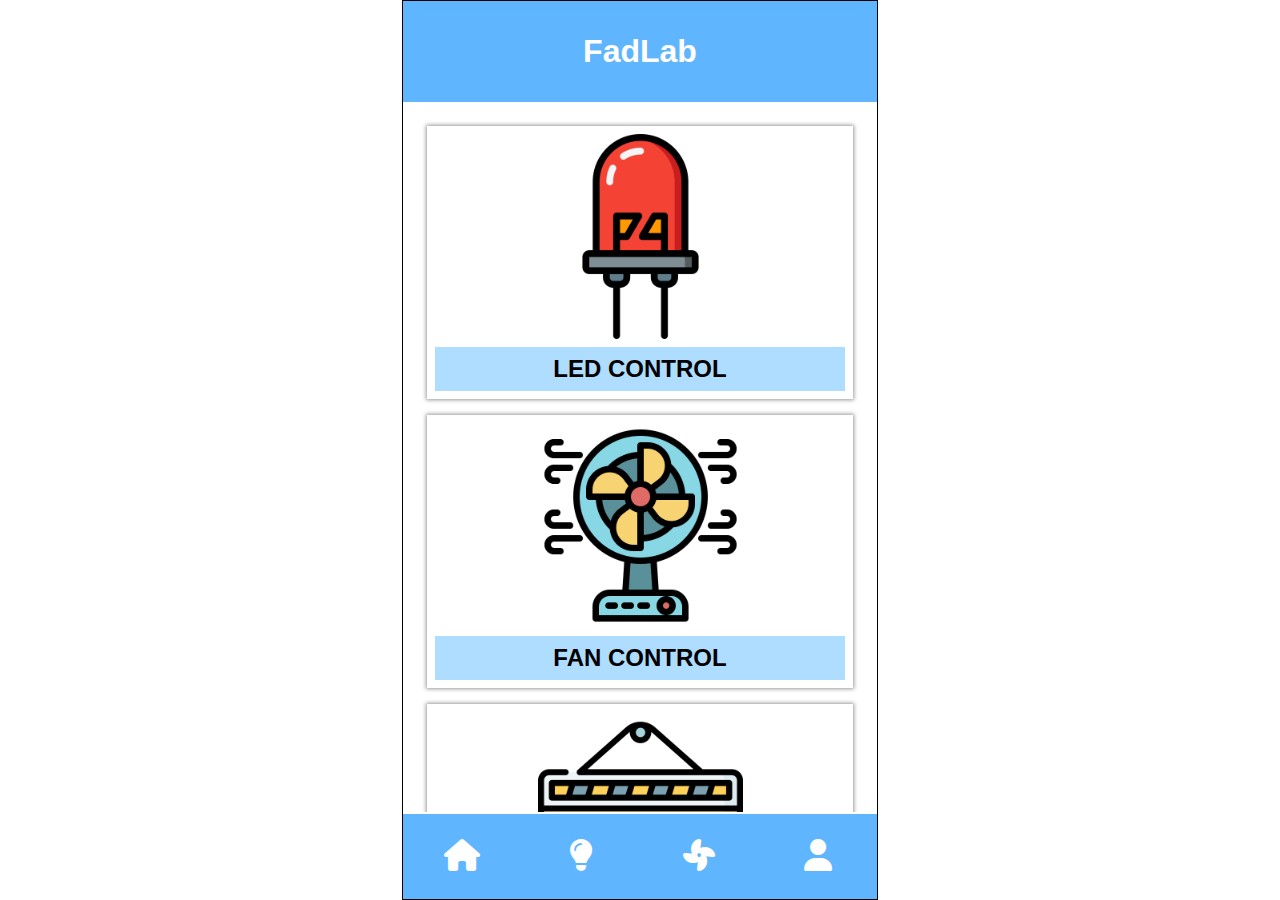
<file: index.html>
<!DOCTYPE html>
<html lang="en">

<head>
    <meta charset="UTF-8" />
    <meta name="viewport" content="width=device-width, initial-scale=1.0" />
    <title>FadLab</title>
    <link rel="icon" href="/assets/led-on.png" type="image/x-icon">
    <link rel="stylesheet" href="style.css" />
    <link rel="stylesheet" href="https://cdnjs.cloudflare.com/ajax/libs/font-awesome/6.7.2/css/all.min.css"
        integrity="sha512-Evv84Mr4kqVGRNSgIGL/F/aIDqQb7xQ2vcrdIwxfjThSH8CSR7PBEakCr51Ck+w+/U6swU2Im1vVX0SVk9ABhg=="
        crossorigin="anonymous" referrerpolicy="no-referrer" />
</head>

<body>
    <main>
        <div class="header">
            <h1>FadLab</h1>
        </div>

        <div class="items">
            <div class="item">
                <img src="./assets/led-on.png" alt=" lamp led" class="item-img">
                <!-- <p class="location">Ruang Tamu</p> -->
                <button class="item-submit" onclick="location.href = 'led.html'">Led Control</button>
            </div>
            <div class="item">
                <img src="./assets/fan.png" alt=" lamp led" class="item-img">
                <!-- <p class="location">Ruang Tamu</p> -->
                <button class="item-submit">Fan Control</button>
            </div>
            <div class="item">
                <img src="./assets/wip.png" alt=" lamp led" class="item-img">
                <!-- <p class="location">Ruang Tamu</p> -->
                <button class="item-submit">On going</button>
            </div>
        </div>

        <div class="navigation">
            <ul>
                <li><a href="#"><i class="fa-solid fa-home"></i></a></li>
                <li><a href="led.html"><i class="fa-solid fa-lightbulb"></i></a></li>
                <li><a href="#"><i class="fa-solid fa-fan"></i></a></li>
                <li><a href="#"><i class="fa-solid fa-user"></i></a></li>
            </ul>
        </div>
    </main>
    <script src="main.js"></script>
</body>

</html>
</file>
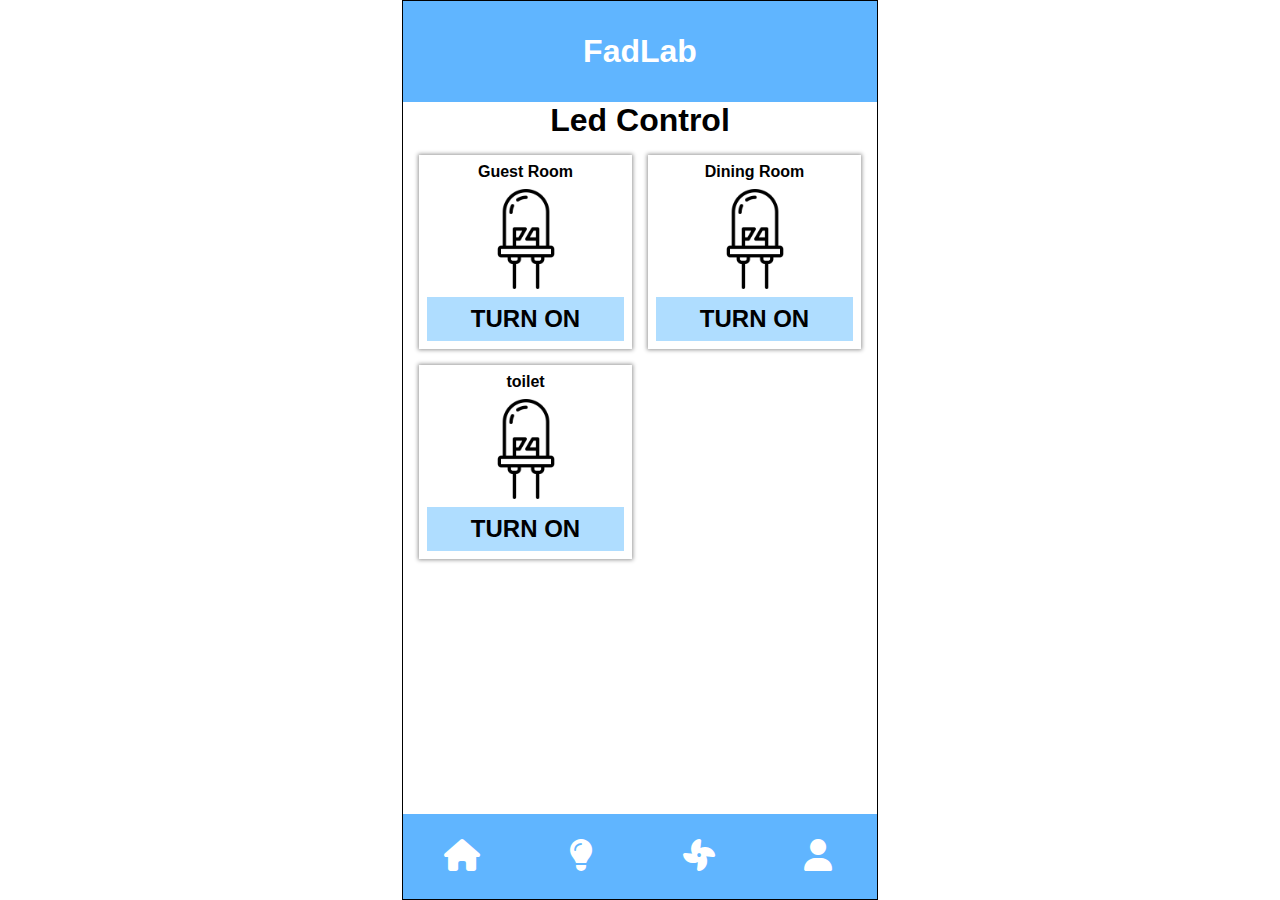
<file: led.html>
<!DOCTYPE html>
<html lang="en">

<head>
    <meta charset="UTF-8" />
    <meta name="viewport" content="width=device-width, initial-scale=1.0" />
    <title>LED Control</title>
    <link rel="stylesheet" href="style.css" />
    <link rel="icon" href="/assets/led-on.png" type="image/x-icon">
    <link rel="stylesheet" href="https://cdnjs.cloudflare.com/ajax/libs/font-awesome/6.7.2/css/all.min.css"
        integrity="sha512-Evv84Mr4kqVGRNSgIGL/F/aIDqQb7xQ2vcrdIwxfjThSH8CSR7PBEakCr51Ck+w+/U6swU2Im1vVX0SVk9ABhg=="
        crossorigin="anonymous" referrerpolicy="no-referrer" />
</head>

<body>
    <main>
        <div class="header">
            <h1>FadLab</h1>
        </div>

        <h1 class="header-pages">Led Control</h1>
        <div class="leds">
            <div class="led">
                <p class="location">Guest Room</p>
                <img src="./assets/led-off.png" alt=" lamp led" class="led-img" id="guestImg">
                <button class="led-submit" id="guest" onclick="setGuestLed()">turn on</button>
            </div>
            <div class="led">
                <p class="location">Dining Room</p>
                <img src="./assets/led-off.png" alt=" lamp led" class="led-img" id="diningImg">
                <button class="led-submit" id="dining" onclick="setDiningLed()">turn on</button>
            </div>
            <div class="led">
                <p class="location">toilet</p>
                <img src="./assets/led-off.png" alt=" lamp led" class="led-img" id="toiletImg">
                <button class="led-submit" id="toilet" onclick="setToiletLed()">turn on</button>
            </div>
        </div>

        <div class="navigation">
            <ul>
                <li><a href="/"><i class="fa-solid fa-home"></i></a></li>
                <li><a href="led.html"><i class="fa-solid fa-lightbulb"></i></a></li>
                <li><a href="#"><i class="fa-solid fa-fan"></i></a></li>
                <li><a href="#"><i class="fa-solid fa-user"></i></a></li>
            </ul>
        </div>
    </main>
    <script src="main.js"></script>
</body>

</html>
</file>
<file: style.css>
@import url('https://fonts.googleapis.com/css2?family=Titillium+Web:ital,wght@0,200;0,300;0,400;0,600;0,700;0,900;1,200;1,300;1,400;1,600;1,700&display=swap');
:root {
    ---secondary: #AFDDFF;
}

*, html {
    margin: 0 ;
    padding: 0 ;
    box-sizing: border-box;
    font-family: 'Titilium Web', sans-serif;
    cursor: url('assets/cursor.png'), auto;
}

main {
    position: relative;
    max-width: 476px;
    border: 1px solid black;
    margin: 0 auto;
    height: 100vh;

}

.header {
    width: 100%;
    padding: 32px;
    background-color: #60B5FF;
}

.header h1{
    text-align: center;
    color: white;
    font-weight: 900;
}

.items {
    display: flex;
    flex-direction: column;
    height: calc(100vh -  190px);
    overflow-y: scroll;
    padding: 24px;
    gap: 16px;
    /* background-color: #a8b7c4; */
}
.leds {
    display:  grid;
    grid-template-columns: repeat(2, 1fr);
    gap: 16px;
    padding: 16px;

}

.header-pages {
    text-align: center;
    font-weight: 900;
}

.item {
    display: flex;
    flex-direction: column;
    align-items: center;
    gap: 8px;
    padding: 8px;
    background-color: white;
    box-shadow: 0px 0px 4px 1px #999;
}

.led {
    display: flex;
    flex-direction: column;
    align-items: center;
    gap: 8px;
    padding: 8px;
    background-color: white;
    box-shadow: 0px 0px 4px 1px #999;
}

.item-img{
    width: 50%;
}

.led-img{
    width: 100px;
    object-fit: cover;
}

.location {
    font-size: medium;
    font-weight: 700;
    /* text-transform: uppercase; */
    /* color: #60B5FF; */
    text-align: center;
}

.item-submit, .led-submit {
    width: 100%;
    padding: 8px 0px;
    background-color: var(---secondary);
    border: none;
    font-size: x-large;
    font-weight: 700;
    text-transform: uppercase;
}

.item-submit-active{
    background-color: red;
}


.navigation {
    position: absolute;
    width: 100%;
    bottom: 0;
    left: 0;
    background-color: #60B5FF;
}

.navigation ul {
    list-style-type: none;
    display: flex;
    padding: 24px 0px;
}

.navigation ul li {
    flex: 1;
    text-align: center;
}

.navigation ul li a {
    text-decoration: none;
    font-size: xx-large;
    color: white;
    display: block;
}

.navigation ul li a:hover {
    transition: all 0.5s ease-in-out;
    scale: 150%;
}
</file>
